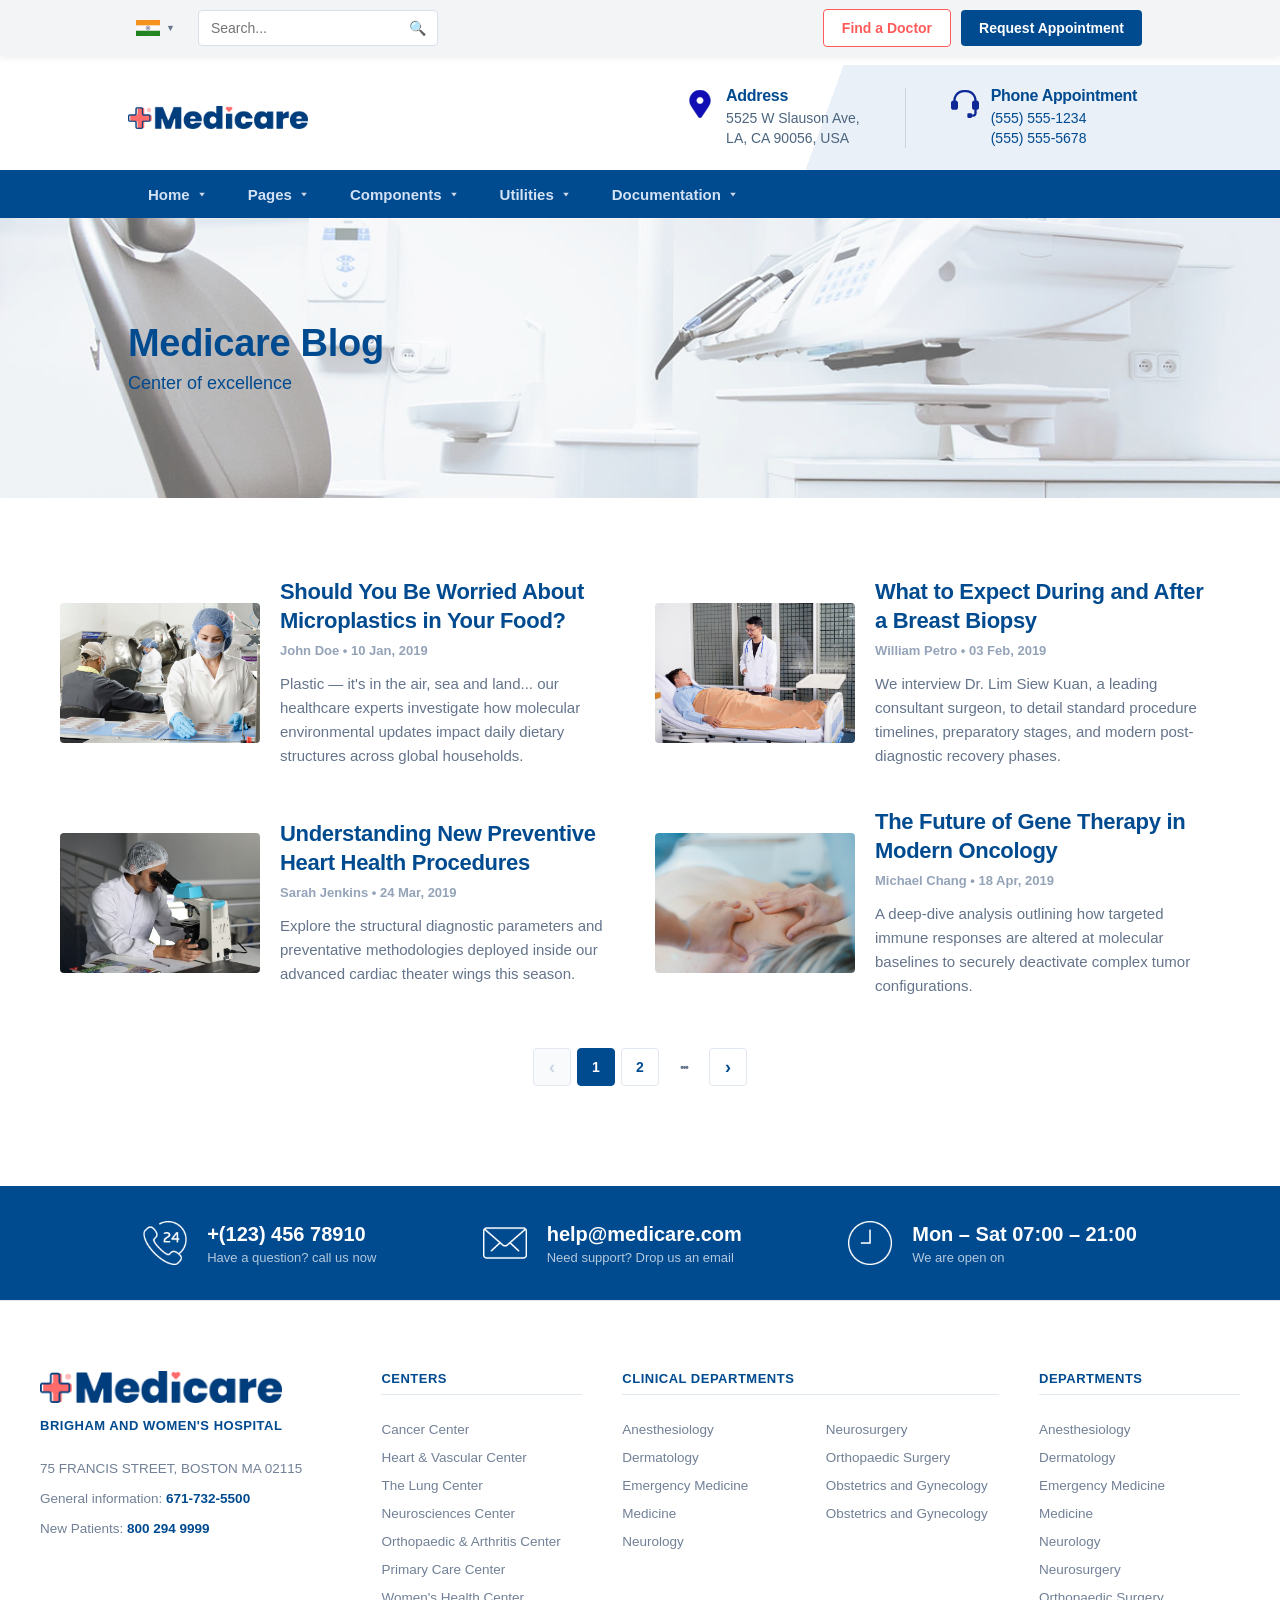
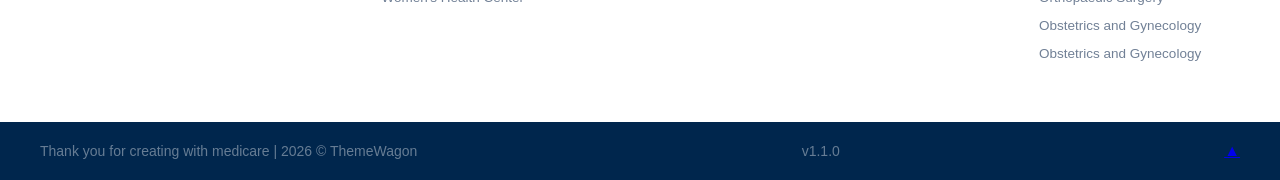
<file: blog.html>
<!DOCTYPE html>
<html lang="en">

<head>
    <meta charset="UTF-8" />
    <meta name="viewport" content="width=device-width, initial-scale=1.0" />
    <title>Medicare Blog</title>
    <link rel="stylesheet" href="style.css" />
    <link rel="shortcut icon" href="img/favicon-32x32.png" type="image/x-icon">
</head>

<body>
    <div class="container">
        <div class="cou_and_feild_box">
            <div class="language-selector">
                <div class="lang-trigger">
                    <img src="img/india.jpg" alt="India Flag" class="country_img">
                    <span class="lang-arrow">▼</span>
                </div>
                <ul class="lang-dropdown">
                    <li class="lang-item active">
                        <img src="img/india.jpg" alt="IN">
                        <span class="lang-text">IN</span>
                        <span class="lang-check">✓</span>
                    </li>
                    <li class="lang-item">
                        <img src="img/uk.png" alt="UK">
                        <span class="lang-text">UK</span>
                        <span class="lang-check"></span>
                    </li>
                    <li class="lang-item">
                        <img src="img/us.jpg" alt="US">
                        <span class="lang-text">US</span>
                        <span class="lang-check"></span>
                    </li>
                </ul>
            </div>
            <div class="search-box">
                <input type="text" placeholder="Search..." id="input" />
                <span class="icon">🔍</span>
            </div>
        </div>

        <div class="buttons">
            <button class="doctor-btn btn-alt desktop-text">Find a Doctor</button>
            <button class="doctor-btn btn-alt mobile-text">Doctor</button>
            <a href="index.html#appointmentModal"><button class="appointment-btn btn-primary desktop-text">Request
                    Appointment</button></a>
            <a href="index.html#appointmentModal"><button
                    class="appointment-btn btn-primary mobile-text">Appointment</button></a>
        </div>
    </div>

    <header class="main-header">
        <div class="header-branding">
            <div class="logo">
                <a href="./index.html"> <img src="img/logo.png" alt="Medicare" class="logo-img" /></a>
            </div>
            <div class="header-info-strip">
                <div class="info-block">
                    <img src="img/location-pin-svgrepo-com (1).svg" alt="Location" class="info-icon" />
                    <div class="info-text">
                        <h3>Address</h3>
                        <p>5525 W Slauson Ave,<br>LA, CA 90056, USA</p>
                    </div>
                </div>
                <div class="vertical-divider"></div>
                <div class="info-block">
                    <img src="img/headset-svgrepo-com.svg" alt="Phone" class="info-icon" />
                    <div class="info-text">
                        <h3>Phone Appointment</h3>
                        <p><a href="tel:5555551234">(555) 555-1234</a></p>
                        <p><a href="tel:5555555678">(555) 555-5678</a></p>
                    </div>
                </div>
            </div>
            <div class="mobile-nav-toggle-wrapper">
                <a href="#mobileMenuModal" class="mobile-nav-toggle" aria-label="Toggle Navigation">
                    <span class="hamburger-bar"></span>
                    <span class="hamburger-bar"></span>
                    <span class="hamburger-bar"></span>
                </a>
                <div id="mobileMenuModal" class="mobile-menu-overlay">
                    <a href="#" class="mobile-menu-close-zone"></a>
                    <div class="mobile-menu-dropdown-card">
                        <div class="mobile-menu-header">
                            <img src="img/logo.png" alt="Medicare" class="mobile-logo-img" />
                            <a href="#" class="mobile-menu-close-btn">&times;</a>
                        </div>
                        <ul class="mobile-nav-links-list">
                            <li><a href="index.html">Home</a></li>
                            <li><a href="about.html">About</a></li>
                            <li><a href="blog.html">Blog</a></li>
                            <li><a href="#">Blog Detail</a></li>
                            <li><a href="#">Researches</a></li>
                            <li><a href="#">Research Detail</a></li>
                            <li><a href="#">Contact</a></li>
                            <li><a href="#">Starter</a></li>
                        </ul>
                    </div>
                </div>
            </div>
        </div>

        <nav class="nav-bar">
            <ul class="nav-links">
                <li class="has-dropdown">
                    <a href="index.html">Home <img src="img/triangle-down-svgrepo-com (1).svg" alt="" class="tri" /></a>
                    <ul class="dropdown-menu">
                        <li><a href="index.html">Header Static</a></li>
                        <li><a href="index.html">Header Slider</a></li>
                    </ul>
                </li>
                <li class="has-dropdown">
                    <a href="#">Pages <img src="img/triangle-down-svgrepo-com (1).svg" alt="" class="tri" /></a>
                    <ul class="dropdown-menu">
                        <li><a href="about.html">About</a></li>
                        <li><a href="blog.html">Blog</a></li>
                        <li><a href="./blog-details.html">Blog Detail</a></li>
                        <li><a href="#">Researches</a></li>
                        <li><a href="#">Research Detail</a></li>
                        <li><a href="#">Contact</a></li>
                        <li><a href="#">Starter</a></li>
                    </ul>
                </li>
                <li><a href="#">Components <img src="./triangle-down-svgrepo-com (1).svg" alt="" class="tri" /></a></li>
                <li><a href="#">Utilities <img src="./triangle-down-svgrepo-com (1).svg" alt="" class="tri" /></a></li>
                <li><a href="#">Documentation <img src="./triangle-down-svgrepo-com (1).svg" alt="" class="tri" /></a>
                </li>
            </ul>
        </nav>
    </header>

    <section class="page-title-banner blog-banner-bg">
        <div class="title-banner-overlay"></div>
        <div class="title-banner-content">
            <h1>Medicare Blog</h1>
            <p>Center of excellence</p>
        </div>
    </section>

    <section class="blog-feed-section">
        <div class="about-page-container">
            <div class="posts-grid">

                <div class="blog-horizontal-card">
                    <div class="blog-img-box">
                        <img src="img/31.jpg" alt="Should You Be Worried About Microplastics in Your Food?">
                    </div>
                    <div class="blog-content-box">
                        <h3><a href="#">Should You Be Worried About Microplastics in Your Food?</a></h3>
                        <div class="blog-meta">John Doe • 10 Jan, 2019</div>
                        <p class="blog-excerpt">Plastic — it's in the air, sea and land... our healthcare experts
                            investigate how molecular environmental updates impact daily dietary structures across
                            global households.</p>
                    </div>
                </div>

                <div class="blog-horizontal-card">
                    <div class="blog-img-box">
                        <img src="img/6.jpg" alt="What to Expect During and After a Breast Biopsy">
                    </div>
                    <div class="blog-content-box">
                        <h3><a href="#">What to Expect During and After a Breast Biopsy</a></h3>
                        <div class="blog-meta">William Petro • 03 Feb, 2019</div>
                        <p class="blog-excerpt">We interview Dr. Lim Siew Kuan, a leading consultant surgeon, to detail
                            standard procedure timelines, preparatory stages, and modern post-diagnostic recovery
                            phases.</p>
                    </div>
                </div>

                <div class="blog-horizontal-card">
                    <div class="blog-img-box">
                        <img src="img/5.jpg" alt="">
                    </div>
                    <div class="blog-content-box">
                        <h3><a href="#">Understanding New Preventive Heart Health Procedures</a></h3>
                        <div class="blog-meta">Sarah Jenkins • 24 Mar, 2019</div>
                        <p class="blog-excerpt">Explore the structural diagnostic parameters and preventative
                            methodologies deployed inside our advanced cardiac theater wings this season.</p>
                    </div>
                </div>

                <div class="blog-horizontal-card">
                    <div class="blog-img-box">
                        <img src="img/4.jpg" alt="">
                    </div>
                    <div class="blog-content-box">
                        <h3><a href="#">The Future of Gene Therapy in Modern Oncology</a></h3>
                        <div class="blog-meta">Michael Chang • 18 Apr, 2019</div>
                        <p class="blog-excerpt">A deep-dive analysis outlining how targeted immune responses are altered
                            at molecular baselines to securely deactivate complex tumor configurations.</p>
                    </div>
                </div>

            </div>
            <div class="blog-pagination-wrapper">
                <ul class="pagination-items-list">
                    <li class="page-control-arrow disabled">
                        <a href="#" aria-label="Previous Page">‹</a>
                    </li>
                    <li class="page-number-item active">
                        <a href="#">1</a>
                    </li>
                    <li class="page-number-item">
                        <a href="#">2</a>
                    </li>
                    <li class="page-number-item text-dots">
                        <span>•••</span>
                    </li>
                    <li class="page-control-arrow">
                        <a href="#" aria-label="Next Page">›</a>
                    </li>
                </ul>
            </div>
        </div>
    </section>

    <section class="blue-info-strip-section">
        <div class="blue-strip-container">
            <div class="info-strip-grid">
                <div class="strip-item">
                    <div class="strip-icon-box">
                        <img src="img/customer-service.png" alt="Phone" class="strip-icon-img">
                    </div>
                    <div class="strip-text">
                        <p class="strip-value">+(123) 456 78910</p>
                        <p class="strip-label">Have a question? call us now</p>
                    </div>
                </div>

                <div class="strip-item">
                    <div class="strip-icon-box">
                        <img src="img/mail-5.png" alt="Mail" class="strip-icon-img">
                    </div>
                    <div class="strip-text">
                        <p class="strip-value">help@medicare.com</p>
                        <p class="strip-label">Need support? Drop us an email</p>
                    </div>
                </div>

                <div class="strip-item">
                    <div class="strip-icon-box">
                        <img src="img/clock-2.png" alt="Clock" class="strip-icon-img">
                    </div>
                    <div class="strip-text">
                        <p class="strip-value">Mon – Sat 07:00 – 21:00</p>
                        <p class="strip-label">We are open on</p>
                    </div>
                </div>
            </div>
        </div>
    </section>

    <footer class="main-site-footer">
        <div class="footer-container">
            <div class="footer-columns-grid">
                <div class="footer-brand-column">
                    <div class="footer-logo">
                        <img src="img/logo.png" alt="Medicare Logo" class="footer-logo-img">
                    </div>
                    <h3 class="hospital-subname">BRIGHAM AND WOMEN'S HOSPITAL</h3>
                    <div class="address-block">
                        <p>75 FRANCIS STREET, BOSTON MA 02115</p>
                        <p>General information: <a href="tel:6717325500">671-732-5500</a></p>
                        <p>New Patients: <a href="tel:8002949999">800 294 9999</a></p>
                    </div>
                </div>
                <div class="footer-links-column">
                    <h4 class="column-heading">CENTERS</h4>
                    <ul class="footer-links-list">
                        <li><a href="#">Cancer Center</a></li>
                        <li><a href="#">Heart & Vascular Center</a></li>
                        <li><a href="#">The Lung Center</a></li>
                        <li><a href="#">Neurosciences Center</a></li>
                        <li><a href="#">Orthopaedic & Arthritis Center</a></li>
                        <li><a href="#">Primary Care Center</a></li>
                        <li><a href="#">Women's Health Center</a></li>
                    </ul>
                </div>
                <div class="footer-links-column split-links-column">
                    <h4 class="column-heading">CLINICAL DEPARTMENTS</h4>
                    <div class="split-lists-wrapper">
                        <ul class="footer-links-list">
                            <li><a href="#">Anesthesiology</a></li>
                            <li><a href="#">Dermatology</a></li>
                            <li><a href="#">Emergency Medicine</a></li>
                            <li><a href="#">Medicine</a></li>
                            <li><a href="#">Neurology</a></li>
                        </ul>
                        <ul class="footer-links-list">
                            <li><a href="#">Neurosurgery</a></li>
                            <li><a href="#">Orthopaedic Surgery</a></li>
                            <li><a href="#">Obstetrics and Gynecology</a></li>
                            <li><a href="#">Obstetrics and Gynecology</a></li>
                        </ul>
                    </div>
                </div>
                <div class="footer-links-column">
                    <h4 class="column-heading">DEPARTMENTS</h4>
                    <ul class="footer-links-list">
                        <li><a href="#">Anesthesiology</a></li>
                        <li><a href="#">Dermatology</a></li>
                        <li><a href="#">Emergency Medicine</a></li>
                        <li><a href="#">Medicine</a></li>
                        <li><a href="#">Neurology</a></li>
                        <li><a href="#">Neurosurgery</a></li>
                        <li><a href="#">Orthopaedic Surgery</a></li>
                        <li><a href="#">Obstetrics and Gynecology</a></li>
                        <li><a href="#">Obstetrics and Gynecology</a></li>
                    </ul>
                </div>
            </div>
        </div>
    </footer>

    <div class="footer-copyright-bar">
        <div class="copyright-container">
            <p class="copyright-text">Thank you for creating with medicare | 2026 © ThemeWagon</p>
            <p class="version-text">v1.1.0</p>
            <a href="#" class="scroll-to-top-btn">▲</a>
        </div>
    </div>
</body>

</html>
</file>
<file: style.css>
* {
  box-sizing: border-box;
  padding: 0;
  margin: 0;
  font-family: 'Open Sans', 'Segoe UI', sans-serif;
}

h1, h2, h3, h4, h5, h6, .downtext, .banner-title, .modal-header-bar h2 {
  font-family: 'Nunito Sans', sans-serif;
  letter-spacing: -0.3px;
}

body {
  font-family: 'Open Sans', 'Segoe UI', sans-serif;
  overflow-x: hidden;
}

/* container */
.container {
  width: 100%;
  min-height: 55px;
  background: #f3f4f6;
  display: flex;
  justify-content: space-between;
  align-items: center;
  padding: 5px 10%;
  box-shadow: 0 2px 8px rgba(0, 0, 0, 0.08);
  position: fixed;
  top: 0;
  left: 0;
  z-index: 9999;
}

/* main-header */
.main-header {
  width: 100%;
  background: #fff;
  margin-top: 65px;
}

.cou_and_feild_box {
  display: flex;
  align-items: center;
  gap: 15px;
}

.language-selector {
  position: relative;
  display: inline-block;
}

.lang-trigger {
  display: flex;
  align-items: center;
  gap: 6px;
  cursor: pointer;
  padding: 4px 8px;
  border-radius: 4px;
  transition: background 0.2s ease;
}

.lang-trigger:hover {
  background: #e5e7eb;
}

.country_img {
  width: 24px;
  height: auto;
  display: block;
}

.lang-arrow {
  font-size: 9px;
  color: #64748b;
}

.lang-dropdown {
  position: absolute;
  top: 100%;
  left: 0;
  margin-top: 8px;
  background-color: #ffffff;
  min-width: 140px;
  box-shadow: 0 4px 12px rgba(0, 0, 0, 0.1);
  border-radius: 6px;
  list-style: none;
  padding: 6px 0;
  z-index: 10000;
  display: none;
}

.language-selector:hover .lang-dropdown {
  display: block;
}

.lang-item {
  display: flex;
  align-items: center;
  gap: 12px;
  padding: 10px 16px;
  cursor: pointer;
  text-decoration: none;
  transition: background 0.2s ease;
}

.lang-item:hover {
  background-color: #f8fafc;
}

.lang-item img {
  width: 22px;
  height: auto;
  display: block;
  object-fit: contain;
}

.lang-text {
  font-size: 14px;
  font-weight: 700;
  color: #004a8f;
  flex-grow: 1;
}

.lang-check {
  font-size: 14px;
  font-weight: 700;
  color: #004a8f;
  width: 14px;
  text-align: right;
}

.search-box {
  position: relative;
  display: flex;
  align-items: center;
}

#input {
  width: 240px;
  height: 36px;
  padding: 0 40px 0 12px;
  border: 1px solid #d7dfea;
  border-radius: 4px;
  outline: none;
  font-size: 14px;
  color: #333;
  transition: border-color 0.3s ease;
}

#input:focus {
  border-color: #004a8f;
}

.icon {
  position: absolute;
  right: 12px;
  font-size: 14px;
  color: #94a3b8;
  pointer-events: none;
}

.buttons {
  display: flex;
  gap: 10px;
  align-items: center;
}

.buttons a {
  text-decoration: none;
}

.doctor-btn,
.appointment-btn {
  padding: 10px 18px;
  font-size: 14px;
  font-weight: 700;
  border-radius: 4px;
  cursor: pointer;
  transition: all 0.2s ease-in-out;
  white-space: nowrap;
}

.btn-alt {
  border: 1px solid #ff5b5b;
  background: #fff;
  color: #ff5b5b;
}

.btn-alt:hover {
  background: #ff5b5b;
  color: #fff;
}

.btn-primary {
  border: none;
  background: #004a8f;
  color: #fff;
}

.btn-primary:hover {
  background: #003366;
}

.mobile-text {
  display: none;
}

.header-branding {
  width: 100% !important;
  min-height: 105px !important;
  display: flex !important;
  justify-content: space-between !important;
  align-items: center !important;
  padding: 15px 10% !important;
  background: linear-gradient(110deg, #ffffff 0%, #ffffff 64%, #e9f0f8 64%, #e9f0f8 100%) !important;
}

.logo-img {
  width: 180px;
  height: auto;
  display: block;
}

.header-info-strip {
  display: flex !important;
  align-items: center !important;
  gap: 45px !important;
  margin-left: auto !important;
  padding-right: 15px !important;
}

.info-block {
  display: flex !important;
  align-items: flex-start !important;
  gap: 12px !important;
  white-space: nowrap !important;
}

.info-icon {
  width: 28px;
  height: auto;
  margin-top: 3px;
}

.info-text h3 {
  color: #004a8f;
  font-size: 16px;
  margin-bottom: 4px;
  font-weight: bold;
}

.info-text p {
  color: #4c657f;
  font-size: 14px;
  line-height: 1.4;
}

.info-text p a {
  color: #004a8f;
  text-decoration: none;
}

.vertical-divider {
  width: 1px;
  height: 60px;
  background-color: #cbd5e1;
}

.nav-bar {
  width: 100%;
  background: #004a8f;
  padding: 0 10%;
}

.nav-links {
  list-style: none;
  display: flex;
}

.nav-links>li {
  position: relative;
}

.nav-links>li>a {
  height: 48px;
  display: flex;
  align-items: center;
  gap: 6px;
  color: #d2e2f4;
  text-decoration: none;
  padding: 0 20px;
  font-weight: 600;
  font-size: 15px;
  transition: background 0.2s ease;
}

.nav-links>li>a:hover {
  background: #003366;
  color: #fff;
}

.tri {
  width: 12px;
  height: 12px;
  opacity: 0.8;
}

.dropdown-menu {
  display: none;
  position: absolute;
  top: 100%;
  left: 0;
  flex-direction: column;
  background: white;
  min-width: 220px;
  box-shadow: 0 4px 12px rgba(0, 0, 0, 0.15);
  z-index: 1000;
  list-style: none;
}

.dropdown-menu li a {
  color: #334155;
  padding: 12px 20px;
  text-decoration: none;
  display: block;
  font-size: 14px;
  font-weight: 500;
}

.dropdown-menu li a:hover {
  background: #f1f5f9;
  color: #004a8f;
}

.nav-links li:hover>.dropdown-menu {
  display: flex;
}

.mobile-nav-toggle {
  display: none;
  flex-direction: column;
  justify-content: space-between;
  width: 44px;
  height: 36px;
  background: transparent;
  border: 1px solid #cbd5e1;
  border-radius: 4px;
  padding: 8px 10px;
  cursor: pointer;
}

.mobile-menu-overlay {
  position: fixed;
  top: 0;
  left: 0;
  width: 100%;
  height: 100vh;
  background-color: rgba(0, 0, 0, 0.4);
  z-index: 100000;
  display: flex;
  justify-content: flex-end;
  opacity: 0;
  visibility: hidden;
  transition: opacity 0.25s ease, visibility 0.25s ease;
}

.mobile-menu-overlay:target {
  opacity: 1;
  visibility: visible;
}

.mobile-menu-close-zone {
  position: absolute;
  inset: 0;
  cursor: default;
}

.mobile-menu-dropdown-card {
  position: relative;
  z-index: 2;
  background-color: #ffffff;
  width: 280px;
  height: 100%;
  box-shadow: -4px 0 15px rgba(0, 0, 0, 0.1);
  display: flex;
  flex-direction: column;
  transform: translateX(100%);
  transition: transform 0.25s ease;
}

.mobile-menu-overlay:target .mobile-menu-dropdown-card {
  transform: translateX(0);
}

.mobile-menu-header {
  padding: 20px;
  display: flex;
  justify-content: space-between;
  align-items: center;
  border-bottom: 1px solid #e2e8f0;
}

.mobile-logo-img {
  height: 24px;
  width: auto;
}

.mobile-menu-close-btn {
  font-size: 28px;
  color: #64748b;
  text-decoration: none;
  line-height: 1;
}

.mobile-nav-links-list {
  list-style: none;
  padding: 10px 0;
  margin: 0;
  display: flex;
  flex-direction: column;
}

.mobile-nav-links-list li a {
  display: block;
  padding: 14px 25px;
  color: #004a8f;
  text-decoration: none;
  font-size: 15px;
  font-weight: 700;
  border-bottom: 1px solid #f1f5f9;
  transition: background-color 0.2s ease;
}

.mobile-nav-links-list li a:hover {
  background-color: #f8fafc;
}

.hamburger-bar {
  width: 100%;
  height: 2px;
  background-color: #64748b;
  border-radius: 2px;
}

/* index */
.carousel {
  position: relative;
  width: 100%;
  height: 665px;
  overflow: hidden;
}

.carousel input {
  display: none;
}

.slides {
  width: 300%;
  height: 100%;
  display: flex;
  transition: transform 0.7s cubic-bezier(0.25, 1, 0.5, 1);
}

.slide {
  position: relative;
  width: 33.3333%;
  height: 100%;
}

.slide img {
  width: 100%;
  height: 100%;
  display: block;
  object-fit: cover;
}

.slide::after {
  content: "";
  position: absolute;
  inset: 0;
  background: linear-gradient(90deg,
      rgba(255, 255, 255, 0.05) 0%,
      rgba(255, 255, 255, 0.35) 45%,
      rgba(255, 255, 255, 0.85) 100%);
}

.info {
  position: absolute;
  z-index: 2;
  top: 50%;
  width: 530px;
  transform: translateY(-50%);
}

.info-middle {
  left: 62%;
  text-align: center;
}

.info-left {
  left: 13.5%;
  text-align: left;
}

.info-right {
  right: 10%;
  text-align: center;
}

.info h1 {
  font-size: 50px;
  color: #004a8f;
  font-weight: 900;
  line-height: 1.16;
  margin-bottom: 16px;
}

.info p {
  font-size: 26px;
  color: #004a8f;
  margin-bottom: 58px;
}

.butinfo {
  background: #004a8f;
  color: white;
  border: none;
  padding: 13px 25px;
  border-radius: 4px;
  cursor: pointer;
  font-size: 20px;
  font-weight: bold;
}

.info h1,
.info p,
.info .butinfo {
  opacity: 0;
  transform: translateY(40px);
}

#slide1:checked ~ .slides .slide:nth-child(1) .info h1,
#slide2:checked ~ .slides .slide:nth-child(2) .info h1,
#slide3:checked ~ .slides .slide:nth-child(3) .info h1 {
  animation: slideUpAndStop 0.8s cubic-bezier(0.25, 1, 0.5, 1) forwards;
  animation-delay: 0.1s;
}

#slide1:checked ~ .slides .slide:nth-child(1) .info p,
#slide2:checked ~ .slides .slide:nth-child(2) .info p,
#slide3:checked ~ .slides .slide:nth-child(3) .info p {
  animation: slideUpAndStop 0.8s cubic-bezier(0.25, 1, 0.5, 1) forwards;
  animation-delay: 0.3s;
}

#slide1:checked ~ .slides .slide:nth-child(1) .info .butinfo,
#slide2:checked ~ .slides .slide:nth-child(2) .info .butinfo,
#slide3:checked ~ .slides .slide:nth-child(3) .info .butinfo {
  animation: slideUpAndStop 0.8s cubic-bezier(0.25, 1, 0.5, 1) forwards;
  animation-delay: 0.5s;
}

@keyframes slideUpAndStop {
  0% {
    opacity: 0;
    transform: translateY(40px);
  }
  100% {
    opacity: 1;
    transform: translateY(0); 
  }
}

.arrow {
  position: absolute;
  top: 50%;
  transform: translateY(-50%);
  color: #405d75;
  font-size: 60px;
  font-weight: 200;
  cursor: pointer;
  z-index: 5;
  display: none;
}

.left {
  left: 22px;
}

.right {
  right: 22px;
}

#slide1:checked~.slides {
  transform: translateX(0%);
}

#slide2:checked~.slides {
  transform: translateX(-33.3333%);
}

#slide3:checked~.slides {
  transform: translateX(-66.6666%);
}

#slide1:checked~.arrows .arrow-1,
#slide2:checked~.arrows .arrow-2,
#slide3:checked~.arrows .arrow-3 {
  display: block;
}

.social-share-strip {
  width: 100%;
  background-color: #cbd5e1;
  padding: 15px 20px;
  display: flex;
  justify-content: center;
  align-items: center;
  margin-bottom: 60px;
}

.social-strip-content {
  display: flex;
  align-items: center;
  justify-content: center;
  gap: 25px;
  width: 100%;
  max-width: 1200px;
}

.downtext {
  color: #004a8f;
  font-size: 20px;
  font-weight: bold;
  letter-spacing: 0.5px;
  white-space: nowrap;
}

.social-icons {
  display: flex;
  align-items: center;
  gap: 14px;
}

.social-icons a {
  width: 40px;
  height: 40px;
  background: #fff;
  border-radius: 50%;
  display: flex;
  justify-content: center;
  align-items: center;
  box-shadow: 0 2px 6px rgba(0, 0, 0, 0.1);
  transition: transform 0.2s ease;
}

.social-icons a:hover {
  transform: scale(1.1);
}

.social-icons img {
  width: 18px;
  height: 18px;
  object-fit: contain;
}

.para1 {
  text-align: center;
  color: #004a8f;
  margin-bottom: 15px;
}

.large-para {
  text-align: center;
  color: #004a8f;
  margin-bottom: 24px;
}

.line2 {
  border: 0;
  width: 70px;
  margin: 0 auto 30px auto;
  border-top: 1px solid rgb(113, 121, 190);
}

.cointainer-3s {
  display: flex;
  justify-content: center;
  width: 100%;
  padding-top: 60px;
}

.section-wrapper {
  display: flex;
  gap: 30px;
  align-items: flex-start;
  max-width: 1200px;
  width: 100%;
}

.box1 {
  width: 320px;
  background: #fff;
  border: 1px solid #ddd;
  border-radius: 4px;
}

.box-1 {
  height: 70px;
  display: flex;
  align-items: center;
  padding-left: 20px;
  border-bottom: 1px solid #ddd;
}

.text11 {
  color: #003f87;
  font-size: 20px;
  font-weight: bold;
}

.box-2 {
  padding: 20px;
}

.box-21 {
  background: #003f87;
  color: white;
  padding: 18px;
  margin-bottom: 12px;
  cursor: pointer;
  font-weight: bold;
  border-radius: 4px;
  display: flex;
  justify-content: space-between;
  align-items: center;
  transition: .3s;
}

.box-21::after {
  content: "›";
  font-size: 22px;
  line-height: 0;
}

.box-21:last-child {
  margin-bottom: 0;
}

.box-21:hover {
  background: #0066cc;
  transform: translateX(5px);
}

.main-content-column {
  display: flex;
  flex-direction: column;
  gap: 30px;
  flex: 1;
}

.news-section {
  display: flex;
  gap: 30px;
  width: 100%;
}

.card {
  flex: 1;
  background: #fff;
  border: 1px solid #ddd;
  border-radius: 6px;
  overflow: hidden;
  display: flex;
  flex-direction: column;
  transition: 0.3s;
}

.card:hover {
  transform: translateY(-5px);
  box-shadow: 0 5px 15px rgba(0, 0, 0, 0.15);
}

.card img {
  width: 100%;
  height: 220px;
  object-fit: cover;
}

.content {
  padding: 25px;
  flex-grow: 1;
}

.content h3 {
  color: #003f87;
  font-size: 22px;
  margin-bottom: 15px;
  line-height: 1.3;
}

.content p {
  color: #666;
  font-size: 16px;
  line-height: 1.7;
}

.footer {
  border-top: 1px solid #eee;
  padding: 20px 25px;
  background: #fff;
}

.footer a {
  text-decoration: none;
  color: #003f87;
  font-size: 18px;
  font-weight: 500;
}

.footer a:hover {
  color: #0056b3;
}

.latest-news-card-box {
  background: #ffffff;
  border: 1px solid #e3ebf6;
  border-radius: 4px;
  width: 100%;
}

.card-header-title {
  padding: 24px 30px;
  border-bottom: 1px solid #e3ebf6;
}

.card-header-title h2 {
  color: #004a8f;
  font-size: 16px;
  font-weight: 800;
  margin: 0;
  letter-spacing: 0.5px;
}

.card-body-content {
  padding: 30px;
}

.news-bullet-points {
  list-style-type: none;
  padding-left: 0;
  margin: 0;
}

.news-bullet-points li {
  position: relative;
  padding-left: 20px;
  margin-bottom: 20px;
  line-height: 1.5;
}

.news-bullet-points li:last-child {
  margin-bottom: 0;
}

.news-bullet-points li::before {
  content: "•";
  color: #718096;
  font-size: 16px;
  position: absolute;
  left: 0;
  top: -1px;
}

.news-bullet-points li a {
  color: #004a8f;
  text-decoration: none;
  font-size: 14.5px;
}

.card-footer-link {
  padding: 20px 30px;
  border-top: 1px solid #e3ebf6;
}

.card-footer-link a {
  color: #004a8f;
  text-decoration: underline;
  font-weight: bold;
  font-size: 14.5px;
}

.centers-of-excellence {
  width: 100%;
  padding: 80px 20px;
  background: linear-gradient(rgba(0, 51, 102, 0.85), rgba(0, 51, 102, 0.9)),
    url("img/backgroundimg'.jpg") no-repeat center center/cover;
  color: #ffffff;
  text-align: center;
}

.banner-sub {
  font-size: 14px;
  font-weight: 600;
  text-transform: uppercase;
  letter-spacing: 1px;
  margin-bottom: 8px;
  opacity: 0.8;
}

.banner-title {
  font-size: 32px;
  font-weight: 800;
  margin-bottom: 15px;
}

.banner-line {
  width: 50px;
  height: 2px;
  background-color: #ffffff;
  margin: 0 auto 50px auto;
}

.centers-buttons-grid {
  display: grid;
  grid-template-columns: repeat(3, 1fr);
  gap: 15px;
  max-width: 1000px;
  margin: 0 auto 40px auto;
}

.center-btn {
  border: 1px solid rgba(255, 255, 255, 0.3);
  padding: 18px 20px;
  border-radius: 4px;
  display: flex;
  justify-content: space-between;
  align-items: center;
  font-weight: 600;
  font-size: 16px;
  cursor: pointer;
  transition: background 0.2s;
}

.center-btn:hover {
  background: rgba(255, 255, 255, 0.1);
}

.centers-description {
  max-width: 700px;
  margin: 0 auto;
  line-height: 1.7;
  font-size: 16px;
  opacity: 0.9;
}

.recent-posts-section {
  width: 100%;
  background-color: #ffffff;
  padding: 80px 20px;
}

.posts-heading {
  text-align: center;
  margin-bottom: 50px;
}

.posts-sub {
  font-size: 14px;
  font-weight: 600;
  color: #004a8f;
  text-transform: uppercase;
  letter-spacing: 1px;
  margin-bottom: 8px;
}

.posts-title {
  font-size: 32px;
  font-weight: 800;
  color: #004a8f;
}

.posts-line {
  width: 50px;
  height: 1px;
  background-color: rgb(113, 121, 190);
  margin: 15px auto 0 auto;
}

.posts-container {
  max-width: 1200px;
  margin: 0 auto;
  width: 100%;
}

.posts-grid {
  display: grid;
  grid-template-columns: repeat(2, 1fr);
  gap: 40px 30px;
}

.blog-horizontal-card {
  display: flex;
  gap: 20px;
  align-items: flex-start;
}

.blog-img-box {
  width: 200px;
  height: 140px;
  flex-shrink: 0;
  border-radius: 4px;
  overflow: hidden;
}

.blog-img-box img {
  width: 100%;
  height: 100%;
  object-fit: cover;
}

.blog-content-box {
  flex-grow: 1;
}

.blog-content-box h3 {
  font-size: 18px;
  font-weight: 700;
  line-height: 1.3;
  margin-bottom: 6px;
}

.blog-content-box h3 a {
  color: #004a8f;
  text-decoration: none;
}

.blog-content-box h3 a:hover {
  color: #ff5b5b;
}

.blog-meta {
  font-size: 13px;
  color: #94a3b8;
  margin-bottom: 12px;
}

.blog-excerpt {
  font-size: 14.5px;
  color: #64748b;
  line-height: 1.5;
}

.breakthroughs-banner-section {
  width: 100%;
  background-color: #ffffff;
  padding: 60px 20px;
}

.breakthroughs-container {
  max-width: 1200px;
  margin: 0 auto;
  width: 100%;
  border: 1px solid #e2e8f0;
  border-radius: 4px;
  overflow: hidden;
  background-color: #f8fafc;
}

.breakthroughs-split {
  display: flex;
  align-items: stretch;
  width: 100%;
}

.breakthroughs-text-side {
  flex: 1;
  padding: 60px;
  display: flex;
  flex-direction: column;
  justify-content: center;
}

.breakthroughs-text-side h2 {
  color: #004a8f;
  font-size: 32px;
  font-weight: 800;
  margin-bottom: 20px;
  letter-spacing: -0.5px;
}

.breakthroughs-text-side p {
  color: #4c657f;
  font-size: 16px;
  line-height: 1.6;
  margin-bottom: 30px;
}

.give-now-btn {
  background-color: #38a169;
  color: #ffffff;
  text-decoration: none;
  padding: 12px 24px;
  font-weight: bold;
  font-size: 15px;
  border-radius: 4px;
  align-self: flex-start;
  transition: background-color 0.2s ease;
}

.give-now-btn:hover {
  background-color: #2f855a;
}

.breakthroughs-image-side {
  flex: 1;
  min-height: 350px;
}

.breakthroughs-image-side img {
  width: 100%;
  height: 100%;
  display: block;
  object-fit: cover;
}

.blue-info-strip-section {
  width: 100%;
  background-color: #004a8f;
  padding: 35px 20px;
  color: #ffffff;
}

.blue-strip-container {
  max-width: 1200px;
  margin: 0 auto;
  width: 100%;
}

.info-strip-grid {
  display: flex;
  justify-content: space-around;
  align-items: center;
  max-width: 1100px;
  margin: 0 auto;
  width: 100%;
}

.strip-item {
  display: flex;
  align-items: center;
  gap: 20px;
}

.strip-icon-box {
  width: 44px;
  height: 44px;
  display: flex;
  align-items: center;
  justify-content: center;
  flex-shrink: 0;
}

.strip-icon-img {
  width: 100%;
  height: 100%;
  object-fit: contain;
}

.strip-text {
  display: flex;
  flex-direction: column;
}

.strip-value {
  font-size: 20px;
  font-weight: 700;
  margin: 0;
  line-height: 1.2;
}

.strip-label {
  font-size: 13px;
  color: rgba(255, 255, 255, 0.7);
  margin: 4px 0 0 0;
}

/* about */
.about-page-container {
  width: 100%;
  max-width: 1200px;
  margin: 0 auto;
  padding: 0 20px;
}

.page-title-banner {
  position: relative;
  width: 100%;
  height: 280px;
  background: url('img/about1.jpg') no-repeat center center/cover;
  display: flex;
  align-items: center;
  padding-left: 10%;
}

.title-banner-overlay {
  position: absolute;
  inset: 0;
  background-color: rgba(255, 255, 255, 0.4);
  z-index: 1;
}

.title-banner-content {
  position: relative;
  z-index: 2;
}

.title-banner-content h1 {
  font-size: 38px;
  color: #004a8f;
  font-weight: 900;
  text-transform: capitalize;
  margin-bottom: 8px;
}

.title-banner-content p {
  font-size: 18px;
  color: #004a8f;
}

.about-intro-section {
  width: 100%;
  background-color: #ffffff;
  padding: 80px 0;
}

.about-intro-grid {
  display: flex;
  align-items: flex-start;
  gap: 50px;
}

.about-intro-media {
  flex: 0.9;
  border-radius: 4px;
  overflow: hidden;
  box-shadow: 0 4px 15px rgba(0, 0, 0, 0.05);
}

.about-intro-media img {
  width: 100%;
  height: auto;
  display: block;
}

.about-intro-text {
  flex: 1.1;
}

.intro-badge {
  font-size: 13px;
  font-weight: 700;
  color: #94a3b8;
  text-transform: uppercase;
  letter-spacing: 1px;
  margin-bottom: 10px;
}

.about-intro-text h2 {
  font-size: 28px;
  color: #004a8f;
  font-weight: 900;
  line-height: 1.3;
  margin-bottom: 15px;
}

.intro-line {
  width: 50px;
  height: 2px;
  background-color: #004a8f;
  margin-bottom: 25px;
}

.intro-paragraph {
  font-size: 15px;
  line-height: 1.7;
  color: #475569;
  margin-bottom: 20px;
}

.signature-box {
  width: 180px;
  height: auto;
  margin-top: 15px;
}

.about-stats-strip {
  width: 100%;
  background-color: #004a8f;
  padding: 60px 0;
  color: #ffffff;
}

.stats-counter-grid {
  display: flex;
  justify-content: space-between;
  align-items: center;
  text-align: center;
}

.stat-counter-card {
  flex: 1;
  display: flex;
  flex-direction: column;
  align-items: center;
}

.stat-counter-card h3 {
  font-size: 32px;
  font-weight: 800;
  margin-bottom: 4px;
}

.stat-icon-box {
  width: 44px;
  height: 44px;
  display: flex;
  align-items: center;
  justify-content: center;
  margin-bottom: 12px;
}

.stat-img {
  width: 100%;
  height: 100%;
  object-fit: contain;
  display: block;
}

.stat-counter-card p {
  font-size: 14px;
  color: rgba(255, 255, 255, 0.8);
  font-weight: 600;
}

.about-doctors-section {
  width: 100%;
  background-color: #f8fafc;
  padding: 80px 0;
}

.doctors-section-heading {
  text-align: center;
  margin-bottom: 50px;
}

.doctors-sub-title {
  font-size: 14px;
  font-weight: 700;
  color: #004a8f;
  margin-bottom: 6px;
}

.doctors-section-heading h2 {
  font-size: 30px;
  color: #004a8f;
  font-weight: 800;
}

.doctors-heading-line {
  width: 45px;
  height: 2px;
  background-color: #cbd5e1;
  margin: 15px auto 0 auto;
}

.doctors-profiles-grid {
  display: grid;
  grid-template-columns: 1fr 1fr;
  gap: 30px;
  margin-bottom: 30px;
}

.doctor-profile-card {
  background-color: #ffffff;
  border: 1px solid #e2e8f0;
  border-radius: 6px;
  overflow: hidden;
  box-shadow: 0 4px 10px rgba(0, 0, 0, 0.02);
  transition: transform 0.3s ease, box-shadow 0.3s ease;
}

.doctor-profile-card:hover {
  transform: translateY(-5px);
  box-shadow: 0 8px 25px rgba(0, 0, 0, 0.08);
}

.doc-card-inner {
  display: flex;
  align-items: stretch;
  width: 100%;
}

.doc-image-side {
  width: 200px;
  flex-shrink: 0;
  position: relative;
}

.doc-image-side img {
  width: 100%;
  height: 100%;
  object-fit: cover;
  display: block;
}

.doc-info-side {
  flex-grow: 1;
  padding: 35px;
  display: flex;
  flex-direction: column;
  justify-content: center;
}

.doc-info-side h4 {
  font-size: 19px;
  color: #004a8f;
  font-weight: 800;
  margin-bottom: 4px;
}

.doc-specialty {
  font-size: 12px;
  font-weight: 700;
  color: #64748b;
  margin-bottom: 12px;
  text-transform: uppercase;
}

.doc-bio {
  font-size: 14px;
  line-height: 1.6;
  color: #64748b;
  margin-bottom: 15px;
}

.doc-social-links {
  display: flex;
  gap: 14px;
  align-items: center;
  margin-top: 10px;
}

.doc-social-links a {
  width: 40px;
  height: 40px;
  background: #ffffff;
  border-radius: 50%;
  display: flex;
  justify-content: center;
  align-items: center;
  box-shadow: 0 2px 8px rgba(0, 0, 0, 0.08);
  transition: transform 0.2s ease-in-out;
  text-decoration: none;
}

.doc-social-links a:hover {
  transform: scale(1.1);
}

.doc-social-links img {
  width: 16px;
  height: 16px;
  object-fit: contain;
  display: block;
}

.doctors-profiles-secondary-grid {
  display: grid;
  grid-template-columns: repeat(4, 1fr);
  gap: 30px;
  width: 100%;
}

.doctor-profile-vertical-card {
  background-color: #ffffff;
  border: 1px solid #e2e8f0;
  border-radius: 6px;
  overflow: hidden;
  display: flex;
  flex-direction: column;
  box-shadow: 0 4px 10px rgba(0, 0, 0, 0.02);
  transition: transform 0.3s ease, box-shadow 0.3s ease;
}

.doctor-profile-vertical-card:hover {
  transform: translateY(-5px);
  box-shadow: 0 8px 25px rgba(0, 0, 0, 0.08);
}

.doc-vertical-image {
  width: 100%;
  height: 270px;
  position: relative;
  overflow: hidden;
}

.doc-vertical-image img {
  width: 100%;
  height: 100%;
  object-fit: cover;
  display: block;
}

.doc-vertical-info {
  padding: 25px 20px;
  text-align: center;
  flex-grow: 1;
  display: flex;
  flex-direction: column;
  justify-content: space-between;
  align-items: center;
}

.doc-vertical-info h4 {
  font-size: 18px;
  color: #004a8f;
  font-weight: 800;
  margin-bottom: 8px;
}

.doc-vertical-info .doc-specialty {
  font-size: 12px;
  font-weight: 600;
  color: #64748b;
  line-height: 1.5;
  margin-bottom: 20px;
  min-height: 54px;
}

.vertical-layout-links {
  justify-content: center;
  margin-top: auto;
}

/* blog */
.blog-banner-bg {
  background: url('img/img71.jpg') no-repeat center center/cover;
}

.blog-feed-section {
  width: 100%;
  background-color: #ffffff;
  padding: 80px 0;
}

.blog-horizontal-card {
  align-items: center;
}

.blog-content-box h3 {
  font-size: 22px;
  margin-bottom: 8px;
}

.blog-content-box h3 a {
  text-decoration: none;
  transition: color 0.2s ease;
}

.blog-content-box h3 a:hover {
  color: #ff5b5b;
}

.blog-meta {
  font-weight: 600;
  margin-bottom: 14px;
}

.blog-excerpt {
  font-size: 15px;
  line-height: 1.6;
}

.blog-pagination-wrapper {
  width: 100%;
  display: flex;
  justify-content: center;
  align-items: center;
  margin: 50px 0 20px 0;
}

.pagination-items-list {
  list-style: none;
  padding: 0;
  margin: 0;
  display: flex;
  align-items: center;
  gap: 6px;
}

.pagination-items-list li {
  display: flex;
  justify-content: center;
  align-items: center;
}

.pagination-items-list li a,
.pagination-items-list li span {
  display: flex;
  justify-content: center;
  align-items: center;
  width: 38px;
  height: 38px;
  border: 1px solid #e2e8f0;
  border-radius: 4px;
  text-decoration: none;
  font-size: 14px;
  font-weight: 700;
  color: #004a8f;
  background-color: #ffffff;
  transition: all 0.2s ease-in-out;
}

.pagination-items-list li a:hover {
  background-color: #f1f5f9;
  border-color: #cbd5e1;
}

.pagination-items-list li.active a {
  color: #ffffff;
  background-color: #004a8f;
  border-color: #004a8f;
  cursor: default;
}

.pagination-items-list li.text-dots span {
  border-color: transparent;
  background-color: transparent;
  color: #64748b;
  letter-spacing: -1px;
  font-size: 10px;
  cursor: default;
}

.pagination-items-list li.disabled a {
  color: #cbd5e1;
  background-color: #f8fafc;
  border-color: #e2e8f0;
  cursor: not-allowed;
  pointer-events: none;
}

.pagination-items-list li.page-control-arrow a {
  font-size: 18px;
  line-height: 1;
}

/* details */
.article-featured-banner {
  background: url('img/81.jpg') no-repeat center center/cover;
}

.title-banner-overlay-dark {
  position: absolute;
  inset: 0;
  background-color: rgba(0, 74, 143, 0.08);
  z-index: 1;
}

.full-width-title-container {
  max-width: 900px;
  padding-right: 40px;
}

.full-width-title-container h1 {
  color: #ffffff;
}

.full-width-title-container p {
  color: #e2e8f0;
}

.author-meta-card {
  display: flex;
  align-items: center;
  gap: 12px;
  margin-bottom: 25px;
}

.author-avatar-img {
  width: 44px;
  height: 44px;
  border-radius: 50%;
  background-color: #cbd5e1;
  object-fit: cover;
}

.author-meta-info {
  display: flex;
  flex-direction: column;
}

.author-name {
  color: #004a8f;
  font-weight: 700;
  font-size: 14.5px;
}

.publish-date {
  font-size: 12px;
  color: #64748b;
}

.custom-side-quote {
  font-size: 20px;
  font-weight: 300;
  color: #475569;
  line-height: 1.6;
  border-left: 1px solid #cbd5e1;
  padding: 10px 0 10px 30px;
  margin: 40px 0;
}

.custom-side-quote cite {
  display: block;
  font-size: 13px;
  color: #94a3b8;
  margin-top: 10px;
  font-style: normal;
  font-weight: 600;
}

.article-embedded-media-box {
  width: 100%;
  height: auto;
  max-height: 450px;
  overflow: hidden;
  border-radius: 4px;
  margin: 30px 0;
  background-color: #f1f5f9;
}

.article-embedded-media-box img {
  width: 100%;
  height: 100%;
  object-fit: cover;
  display: block;
}

.article-bullet-list {
  list-style: none;
  padding-left: 0;
  margin-bottom: 25px;
}

.article-bullet-list li {
  position: relative;
  padding-left: 20px;
  font-size: 15.5px;
  color: #475569;
  line-height: 1.7;
  margin-bottom: 8px;
}

.article-bullet-list li::before {
  content: "•";
  color: #64748b;
  font-size: 18px;
  position: absolute;
  left: 5px;
  top: -1px;
}

.reviewer-credit {
  font-style: italic;
  font-size: 14px;
  color: #64748b;
  margin-top: 35px;
  padding-top: 15px;
  border-top: 1px dashed #e2e8f0;
}

.article-share-strip-row {
  display: flex;
  align-items: center;
  gap: 20px;
  margin: 40px 0;
  padding: 15px 0;
  border-top: 1px solid #e2e8f0;
  border-bottom: 1px solid #e2e8f0;
}

.share-label {
  font-weight: 800;
  color: #004a8f;
  font-size: 15px;
}

.share-icon-links {
  display: flex;
  gap: 12px;
}

.share-icon-links a {
  width: 32px;
  height: 32px;
  display: flex;
  justify-content: center;
  align-items: center;
  border-radius: 50%;
  background-color: #f8fafc;
  transition: transform 0.2s ease;
}

.share-icon-links a:hover {
  transform: scale(1.1);
}

.share-icon-links img {
  width: 14px;
  height: 14px;
  object-fit: contain;
}

.sidebar-flat-categories-list {
  list-style: none;
  padding: 0;
  margin: 0;
}

.sidebar-flat-categories-list li {
  position: relative;
  padding-left: 15px;
  margin-bottom: 12px;
}

.sidebar-flat-categories-list li::before {
  content: "•";
  color: #004a8f;
  position: absolute;
  left: 0;
  top: -1px;
}

.sidebar-flat-categories-list li a {
  color: #475569;
  text-decoration: none;
  font-size: 14px;
  font-weight: 600;
  transition: color 0.2s ease;
}

.sidebar-flat-categories-list li a:hover {
  color: #004a8f;
}

.tags-cloud-flex-wrapper {
  display: flex;
  flex-wrap: wrap;
  gap: 8px;
}

.tag-badge-link {
  display: inline-block;
  padding: 4px 12px;
  background-color: #e9f0f8;
  color: #004a8f;
  text-decoration: none;
  font-size: 12px;
  font-weight: 600;
  border-radius: 20px;
  transition: background-color 0.2s ease;
}

.tag-badge-link:hover {
  background-color: #004a8f;
  color: #ffffff;
}

.image-ad-widget-box .widget-body-content {
  padding: 0;
}

.ad-card-inner-item {
  padding: 20px;
  border-bottom: 1px solid #e2e8f0;
}

.ad-card-inner-item:last-child {
  border-bottom: none;
}

.ad-image-frame {
  width: 100%;
  height: 140px;
  background-color: #e2e8f0;
  border-radius: 4px;
  overflow: hidden;
  margin-bottom: 12px;
}

.ad-image-frame img {
  width: 100%;
  height: 100%;
  object-fit: cover;
}

.ad-caption-text {
  font-size: 13.5px;
  color: #004a8f;
  font-weight: 700;
  line-height: 1.4;
}

.blog-details-main-section {
  width: 100%;
  background-color: #ffffff;
  padding: 60px 0;
}

.blog-details-layout-grid {
  display: grid;
  grid-template-columns: 2.2fr 1fr;
  gap: 45px;
  align-items: flex-start;
}

.blog-article-content-wrapper {
  min-width: 0;
}

.blog-sidebar-widgets-column {
  display: flex;
  flex-direction: column;
  gap: 30px;
}

.article-rich-text-body h2 {
  font-size: 26px;
  color: #004a8f;
  margin: 35px 0 15px 0;
  font-weight: 800;
}

.article-rich-text-body p {
  font-size: 15.5px;
  color: #4a5568;
  line-height: 1.7;
  margin-bottom: 20px;
}

.author-bio-card-box {
  display: flex !important;
  gap: 30px !important;
  padding: 40px !important;
  background-color: #f8fafc !important;
  border: 1px solid #e2e8f0 !important;
  border-radius: 6px !important;
  margin-top: 40px !important;
  align-items: center !important;
  width: 100% !important;
}

.bio-avatar-frame {
  width: 160px !important;
  height: auto !important;
  flex-shrink: 0 !important;
}

.bio-avatar-img {
  width: 100% !important;
  height: auto !important;
  display: block !important;
  object-fit: contain !important;
}

.bio-main-text {
  flex-grow: 1 !important;
}

.bio-main-text h4 {
  font-size: 20px !important;
  color: #004a8f !important;
  margin-bottom: 4px !important;
  font-weight: 800 !important;
}

.bio-title {
  font-size: 13px !important;
  font-weight: 700 !important;
  color: #94a3b8 !important;
  text-transform: uppercase !important;
  margin-bottom: 16px !important;
}

.bio-desc {
  font-size: 15px !important;
  color: #475569 !important;
  line-height: 1.6 !important;
  margin-bottom: 20px !important;
}

.main-site-footer {
  width: 100%;
  background-color: #ffffff;
  padding: 70px 20px 50px 20px;
  border-top: 1px solid #e2e8f0;
}

.footer-container {
  max-width: 1200px;
  margin: 0 auto;
  width: 100%;
}

.footer-columns-grid {
  display: grid;
  grid-template-columns: 1.2fr 0.8fr 1.5fr 0.8fr;
  gap: 40px;
}

.footer-logo {
  display: flex;
  align-items: center;
  margin-bottom: 15px;
}

.footer-logo-img {
  height: 32px;
  width: auto;
  display: block;
}

.hospital-subname {
  color: #004a8f;
  font-size: 13px;
  font-weight: 800;
  letter-spacing: 0.5px;
  margin-bottom: 25px;
}

.address-block p {
  font-size: 13.5px;
  color: #718096;
  line-height: 1.6;
  margin-bottom: 8px;
}

.address-block a {
  color: #004a8f;
  text-decoration: none;
  font-weight: 600;
}

.column-heading {
  color: #004a8f;
  font-size: 13px;
  font-weight: 800;
  letter-spacing: 0.5px;
  margin-bottom: 25px;
  border-bottom: 1px solid #e2e8f0;
  padding-bottom: 8px;
}

.footer-links-list {
  list-style-type: none;
  padding-left: 0;
  margin: 0;
}

.footer-links-list li {
  margin-bottom: 10px;
}

.footer-links-list li a {
  color: #718096;
  text-decoration: none;
  font-size: 13.5px;
  transition: color 0.2s ease;
}

.footer-links-list li a:hover {
  color: #004a8f;
}

.split-links-column .split-lists-wrapper {
  display: flex;
  gap: 30px;
}

.split-links-column .split-lists-wrapper .footer-links-list {
  flex: 1;
}

.footer-copyright-bar {
  width: 100%;
  background-color: #00264d;
  padding: 20px;
  color: rgba(255, 255, 255, 0.4);
}

.copyright-container {
  max-width: 1200px;
  margin: 0 auto;
  width: 100%;
  display: flex;
  justify-content: space-between;
  align-items: center;
}

.copyright-text {
  font-size: 14px;
  margin: 0;
}

.version-text {
  font-size: 14px;
  margin: 0;
}

.appointment-modal-overlay {
  position: fixed;
  top: 0;
  left: 0;
  width: 100%;
  height: 100vh;
  background-color: rgba(0, 0, 0, 0.5);
  z-index: 10000;
  display: flex;
  justify-content: center;
  align-items: center;
  padding: 20px;
  opacity: 0;
  visibility: hidden;
  transition: opacity 0.25s ease, visibility 0.25s ease;
}

.appointment-modal-overlay:target {
  opacity: 1;
  visibility: visible;
}

.modal-card-box {
  background-color: #ffffff;
  width: 100%;
  max-width: 800px;
  max-height: 90vh;
  border-radius: 4px;
  box-shadow: 0 4px 20px rgba(0, 0, 0, 0.15);
  display: flex;
  flex-direction: column;
  overflow: hidden;
  transform: translateY(-30px);
  transition: transform 0.25s ease;
}

.appointment-modal-overlay:target .modal-card-box {
  transform: translateY(0);
}

.modal-header-bar {
  padding: 20px 30px;
  border-bottom: 1px solid #e2e8f0;
  display: flex;
  justify-content: space-between;
  align-items: center;
}

.modal-header-bar h2 {
  color: #004a8f;
  font-size: 20px;
  font-weight: 800;
  margin: 0;
}

.modal-close-btn {
  text-decoration: none;
  font-size: 28px;
  color: #a0aec0;
  line-height: 1;
}

.modal-form-body {
  padding: 30px;
  overflow-y: auto;
  text-align: left;
}

.form-row-grid {
  display: grid;
  grid-template-columns: repeat(2, 1fr);
  gap: 20px 25px;
}

.full-width-field {
  grid-column: span 2;
}

.form-group-item {
  display: flex;
  flex-direction: column;
}

.form-group-item label {
  font-size: 14px;
  font-weight: 700;
  color: #4a5568;
  margin-bottom: 8px;
}

.form-group-item input,
.form-group-item select {
  padding: 10px 14px;
  border: 1px solid #cbd5e1;
  border-radius: 4px;
  font-size: 14px;
  color: #334155;
  outline: none;
}

.dob-select-wrapper {
  display: flex;
  gap: 10px;
}

.dob-select-wrapper select {
  flex: 1;
}

.radio-options-wrapper,
.checkbox-item label {
  display: flex;
  gap: 20px;
  font-weight: 400;
  align-items: center;
}

.modal-actions-footer {
  border-top: 1px solid #e2e8f0;
  padding-top: 25px;
  margin-top: 20px;
  display: flex;
  gap: 12px;
}

.btn-submit {
  background-color: #004a8f;
  color: #ffffff;
  border: none;
  padding: 12px 24px;
  font-weight: 700;
  border-radius: 4px;
  cursor: pointer;
}

.btn-cancel {
  background-color: #e53e3e;
  color: #ffffff;
  padding: 12px 24px;
  font-weight: 700;
  border-radius: 4px;
  text-decoration: none;
  text-align: center;
}

@media screen and (max-width: 1200px) {
  .doctors-profiles-grid {
    grid-template-columns: 1fr;
  }
  .doctors-profiles-secondary-grid {
    grid-template-columns: repeat(2, 1fr);
  }
}

@media screen and (max-width: 992px) {
  .container {
    padding: 8px 4%;
  }

  .header-branding {
    padding: 15px 20px;
    background: #fff !important;
    min-height: 70px;
  }

  .header-info-strip {
    display: none !important;
  }

  .mobile-nav-toggle {
    display: flex;
  }

  .nav-bar {
    display: none;
    padding: 0;
  }

  .carousel {
    height: 560px;
  }

  .info,
  .info-middle,
  .info-left,
  .info-right {
    left: 50%;
    right: auto;
    width: 85%;
    text-align: center;
    transform: translate(-50%, -50%) !important;
    background: rgba(255, 255, 255, 0.85);
    padding: 30px 20px;
    border-radius: 6px;
  }

  .info h1 {
    font-size: 34px;
  }

  .info p {
    font-size: 20px;
    margin-bottom: 25px;
  }

  .section-wrapper {
    flex-direction: column;
    align-items: center;
    padding: 0 20px;
  }

  .box1,
  .news-section {
    width: 100%;
  }

  .news-section {
    flex-direction: column;
  }

  .centers-buttons-grid {
    grid-template-columns: repeat(2, 1fr);
  }

  .posts-grid {
    grid-template-columns: 1fr;
    gap: 30px;
  }

  .breakthroughs-split {
    flex-direction: column;
  }

  .breakthroughs-text-side {
    padding: 40px 30px;
  }

  .breakthroughs-image-side {
    min-height: 280px;
  }

  .info-strip-grid {
    flex-direction: column;
    align-items: flex-start;
    gap: 30px;
    padding-left: 10%;
  }

  .footer-columns-grid {
    grid-template-columns: 1fr 1fr;
    gap: 45px 30px;
  }

  .about-intro-grid {
    flex-direction: column;
    gap: 30px;
  }

  .about-intro-media,
  .about-intro-text {
    width: 100%;
  }

  .stats-counter-grid {
    flex-direction: column;
    gap: 35px;
  }

  .blog-details-layout-grid {
    grid-template-columns: 1fr !important;
    gap: 35px !important;
  }

  .article-featured-banner {
    height: 220px !important;
    padding-left: 5% !important;
  }

  .full-width-title-container h1 {
    font-size: 26px !important;
  }
}

@media screen and (max-width: 768px) {
  .container {
    gap: 12px;
    flex-direction: row;
    padding: 12px 20px;
    justify-content: center;
  }

  .cou_and_feild_box {
    width: 100%;
    justify-content: center;
  }

  #input {
    width: 280px;
  }

  .buttons {
    width: 100%;
    display: flex !important;
    flex-direction: row !important;
    justify-content: center !important;
    gap: 10px !important;
  }

  .buttons a {
    display: inline-block !important;
  }

  .doctor-btn, .appointment-btn {
    padding: 6px 12px !important;
    font-size: 13px !important;
  }

  .desktop-text {
    display: none;
  }

  .mobile-text {
    display: block;
  }

  .social-strip-content {
    flex-direction: column;
    gap: 15px;
    text-align: center;
    padding: 10px 0;
  }

  .downtext {
    white-space: normal;
    font-size: 18px;
    line-height: 1.3;
  }

  .social-icons {
    justify-content: center;
  }

  .copyright-container {
    flex-direction: column;
    gap: 10px;
    text-align: center;
  }

  .author-bio-card-box {
    flex-direction: column !important;
    align-items: center !important;
    text-align: center !important;
    padding: 30px 20px !important;
  }

  .bio-avatar-frame {
    width: 140px !important;
    margin-bottom: 15px !important;
  }

  .bio-social-icons {
    justify-content: center !important;
  }
}
.bio-social-icons a img {
  width: 14px !important;
  height: 14px !important;
  object-fit: contain !important;
}

@media screen and (max-width: 680px) {
  .form-row-grid {
    grid-template-columns: 1fr;
  }

  .full-width-field {
    grid-column: span 1;
  }
}

@media screen and (max-width: 600px) {
  .centers-buttons-grid {
    grid-template-columns: 1fr;
  }

  .footer-columns-grid {
    grid-template-columns: 1fr;
  }

  .split-links-column .split-lists-wrapper {
    flex-direction: column;
    gap: 0;
  }

  .doctors-profiles-secondary-grid {
    grid-template-columns: 1fr;
  }
}

@media screen and (max-width: 540px) {
  .blog-horizontal-card {
    flex-direction: column;
  }

  .blog-img-box {
    width: 100%;
    height: 200px;
  }
}

@media screen and (max-width: 480px) {
  .container {
    flex-direction: column !important;
    gap: 8px !important;
    padding: 10px !important;
    min-height: auto !important;
    position: relative !important;
  }

  .main-header {
    margin-top: 0 !important;
  }

  .cou_and_feild_box {
    width: 100% !important;
    justify-content: space-between !important;
    gap: 10px !important;
  }

  #input {
    width: 100% !important;
    flex-grow: 1 !important;
  }

  .buttons {
    width: auto !important;
    display: flex !important;
    flex-direction: row !important;
    flex-wrap: nowrap !important;
    gap: 8px !important;
    justify-content: center !important;
  }

  .buttons a {
    display: block !important;
    flex: 1 !important;
  }

  .doctor-btn, .appointment-btn {
    width: 100% !important;
    text-align: center !important;
    padding: 8px 4px !important;
    font-size: 12px !important;
    white-space: nowrap !important;
  }

  .author-bio-card-box {
    padding: 20px !important;
    gap: 15px !important;
  }

  .bio-avatar-frame {
    width: 110px !important;
  }

  .custom-side-quote {
    font-size: 16px !important;
    padding-left: 15px !important;
    margin: 25px 0 !important;
  }

  .article-featured-banner {
    height: 180px !important;
    padding: 15px !important;
  }

  .full-width-title-container h1 {
    font-size: 20px !important;
  }
}
@media screen and (max-width: 768px) {
  .doc-card-inner {
    flex-direction: column !important;
  }

  .doc-image-side {
    width: 100% !important;
    height: 250px !important;
  }

  .doc-info-side {
    padding: 20px !important;
  }
}
@media screen and (min-width: 993px) {
  .author-bio-card-box {
    display: flex !important;
    flex-direction: row !important;
    align-items: center !important;
    text-align: left !important;
    gap: 30px !important;
    padding: 40px !important;
    background-color: #f8fafc !important;
    width: 100% !important;
    max-width: 100% !important;
    box-sizing: border-box !important;
  }
.bio-avatar-frame {
    width: 160px !important;
    max-width: 160px !important;
    height: auto !important;
    flex-shrink: 0 !important;
    overflow: hidden !important;
    border-radius: 4px !important;
  }

  .bio-avatar-img {
    width: 100% !important;
    height: auto !important;
    object-fit: contain !important;
    object-position: top center !important;
    display: block !important;
  }

  .bio-main-text {
    flex: 1 !important;
    min-width: 0 !important;
  }
}
</file>
